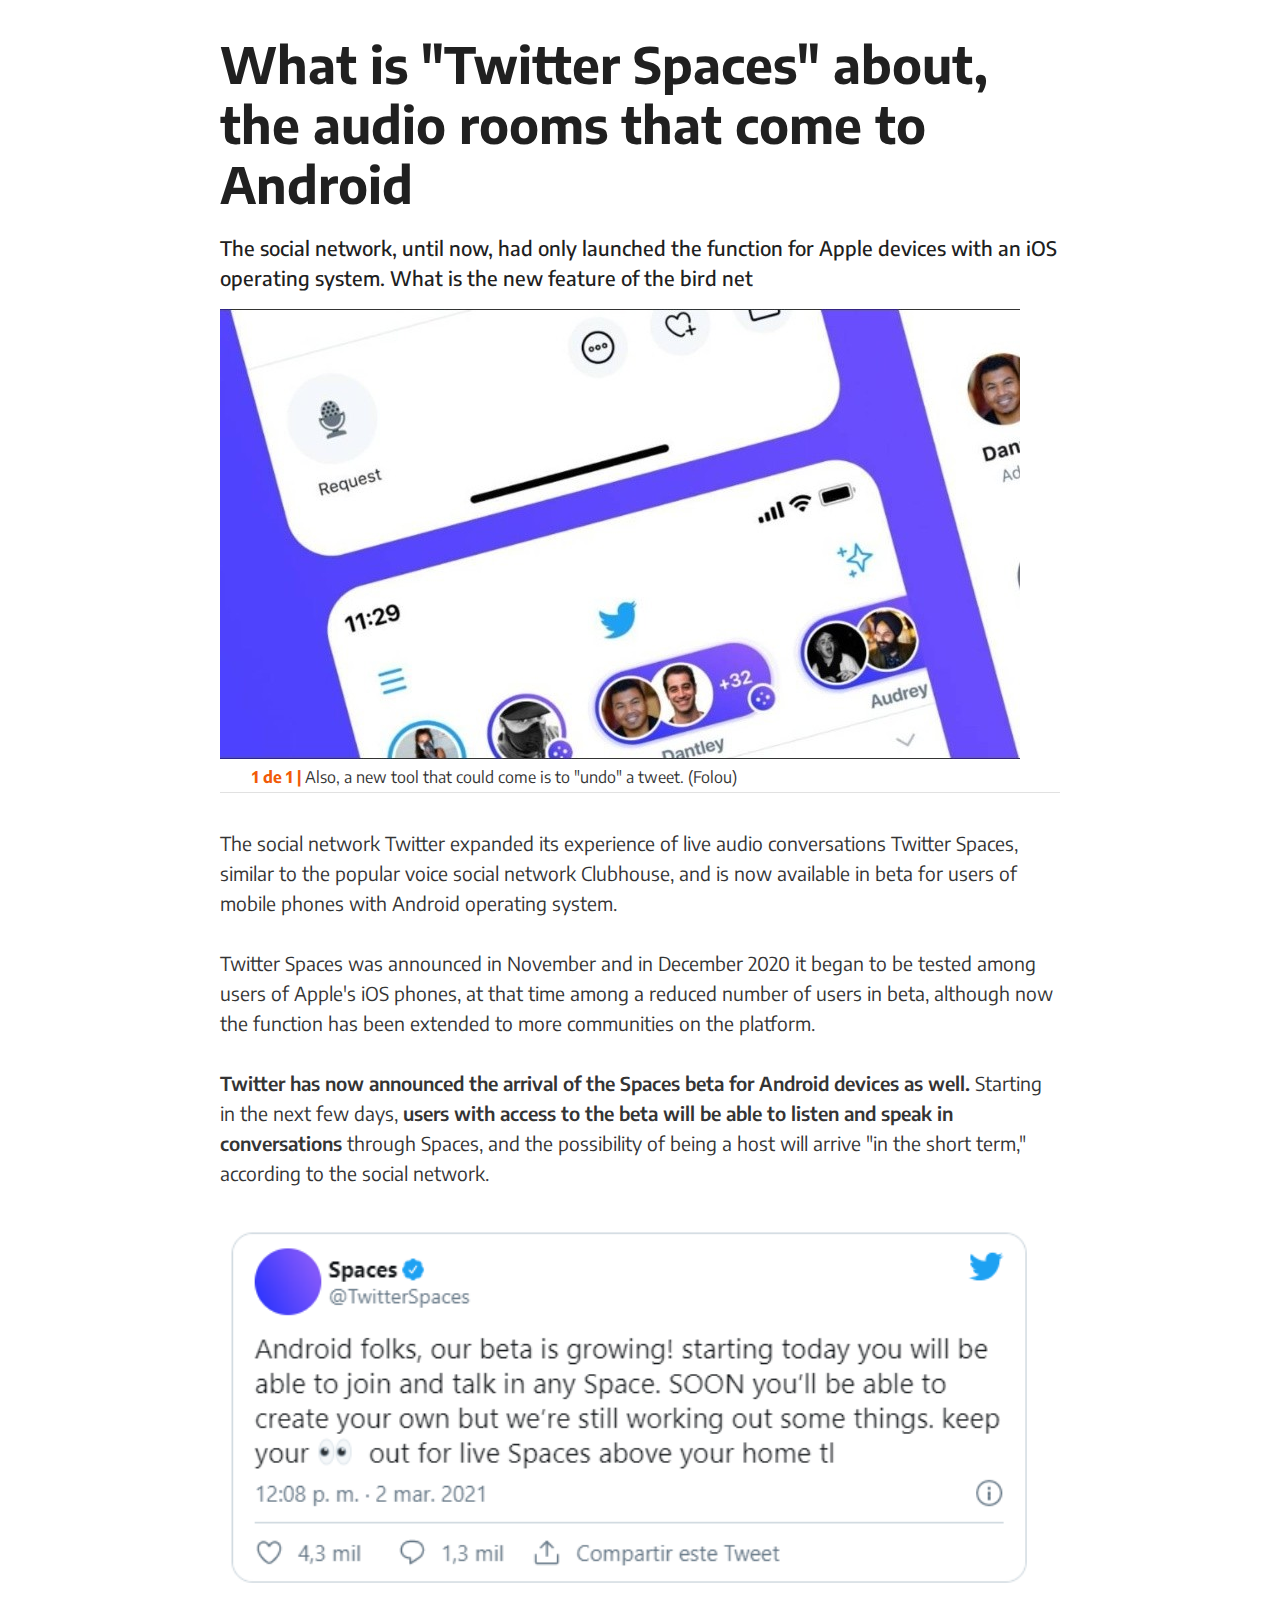
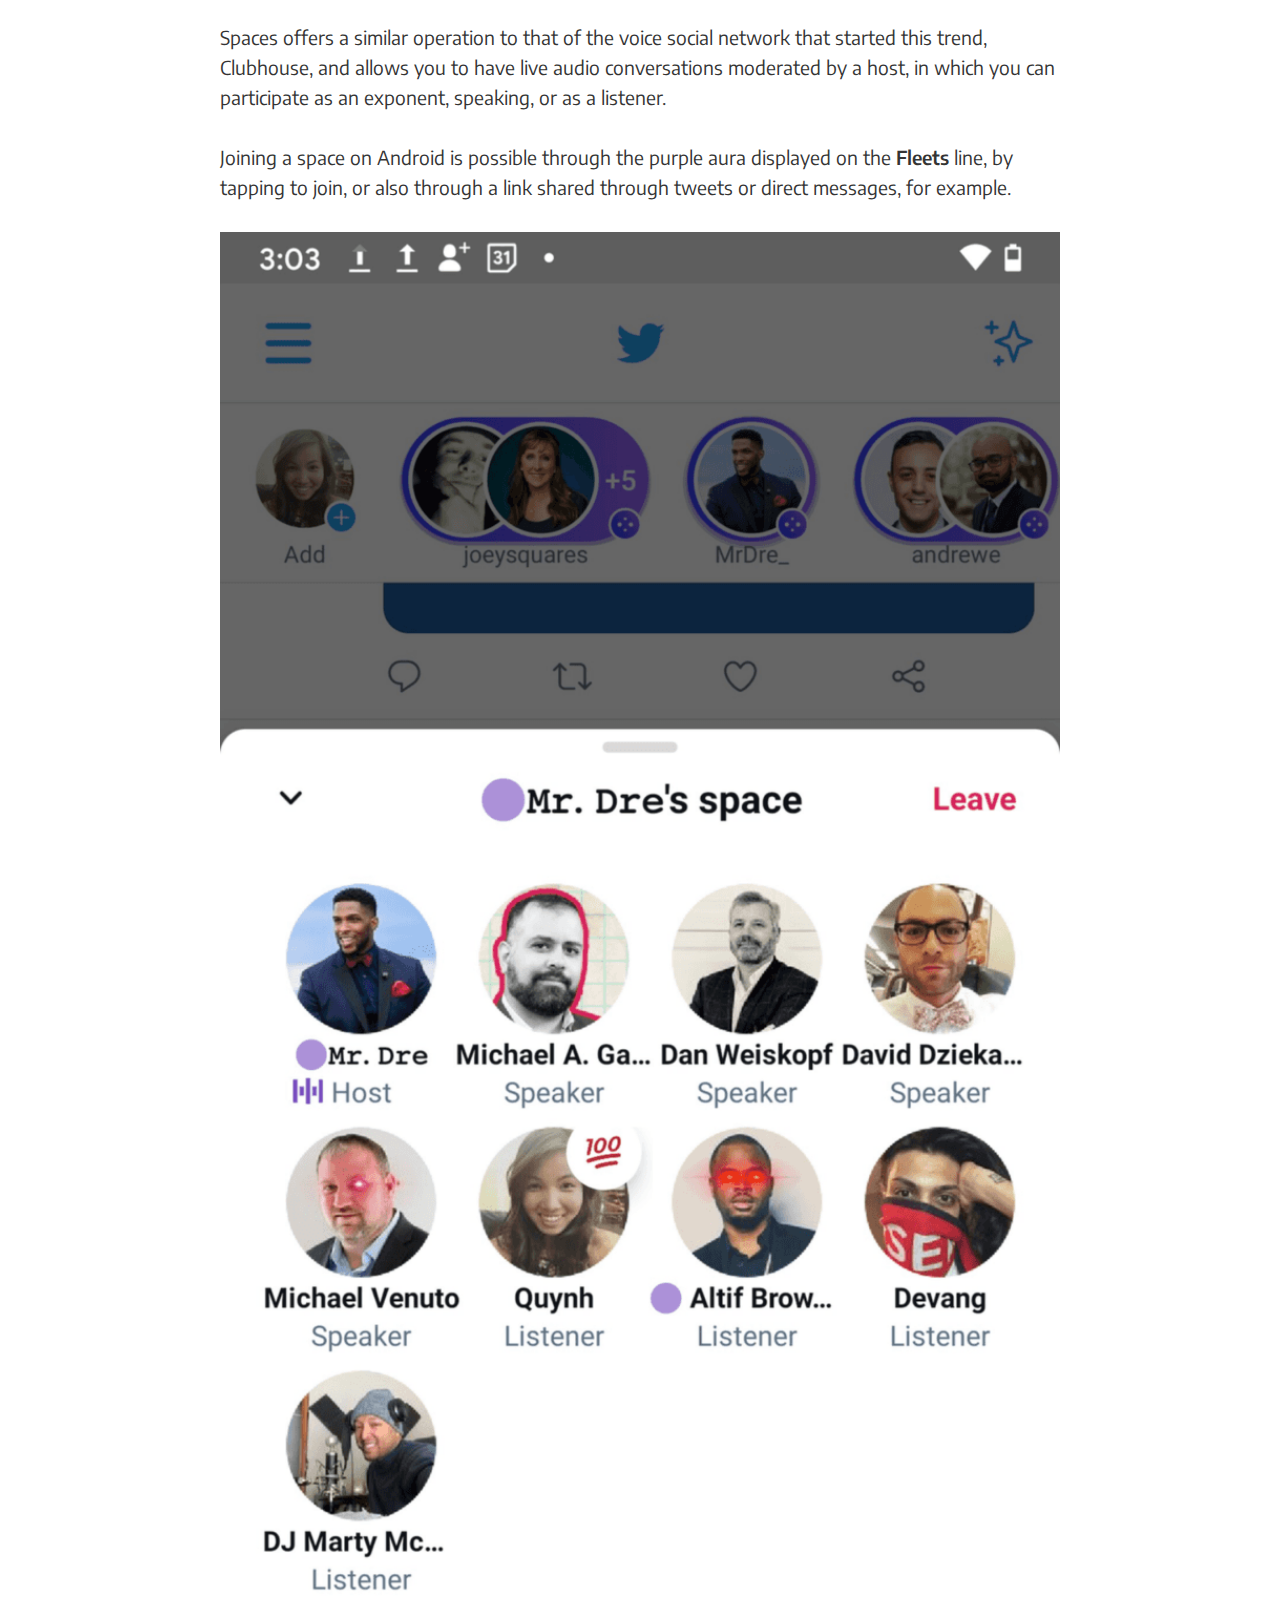
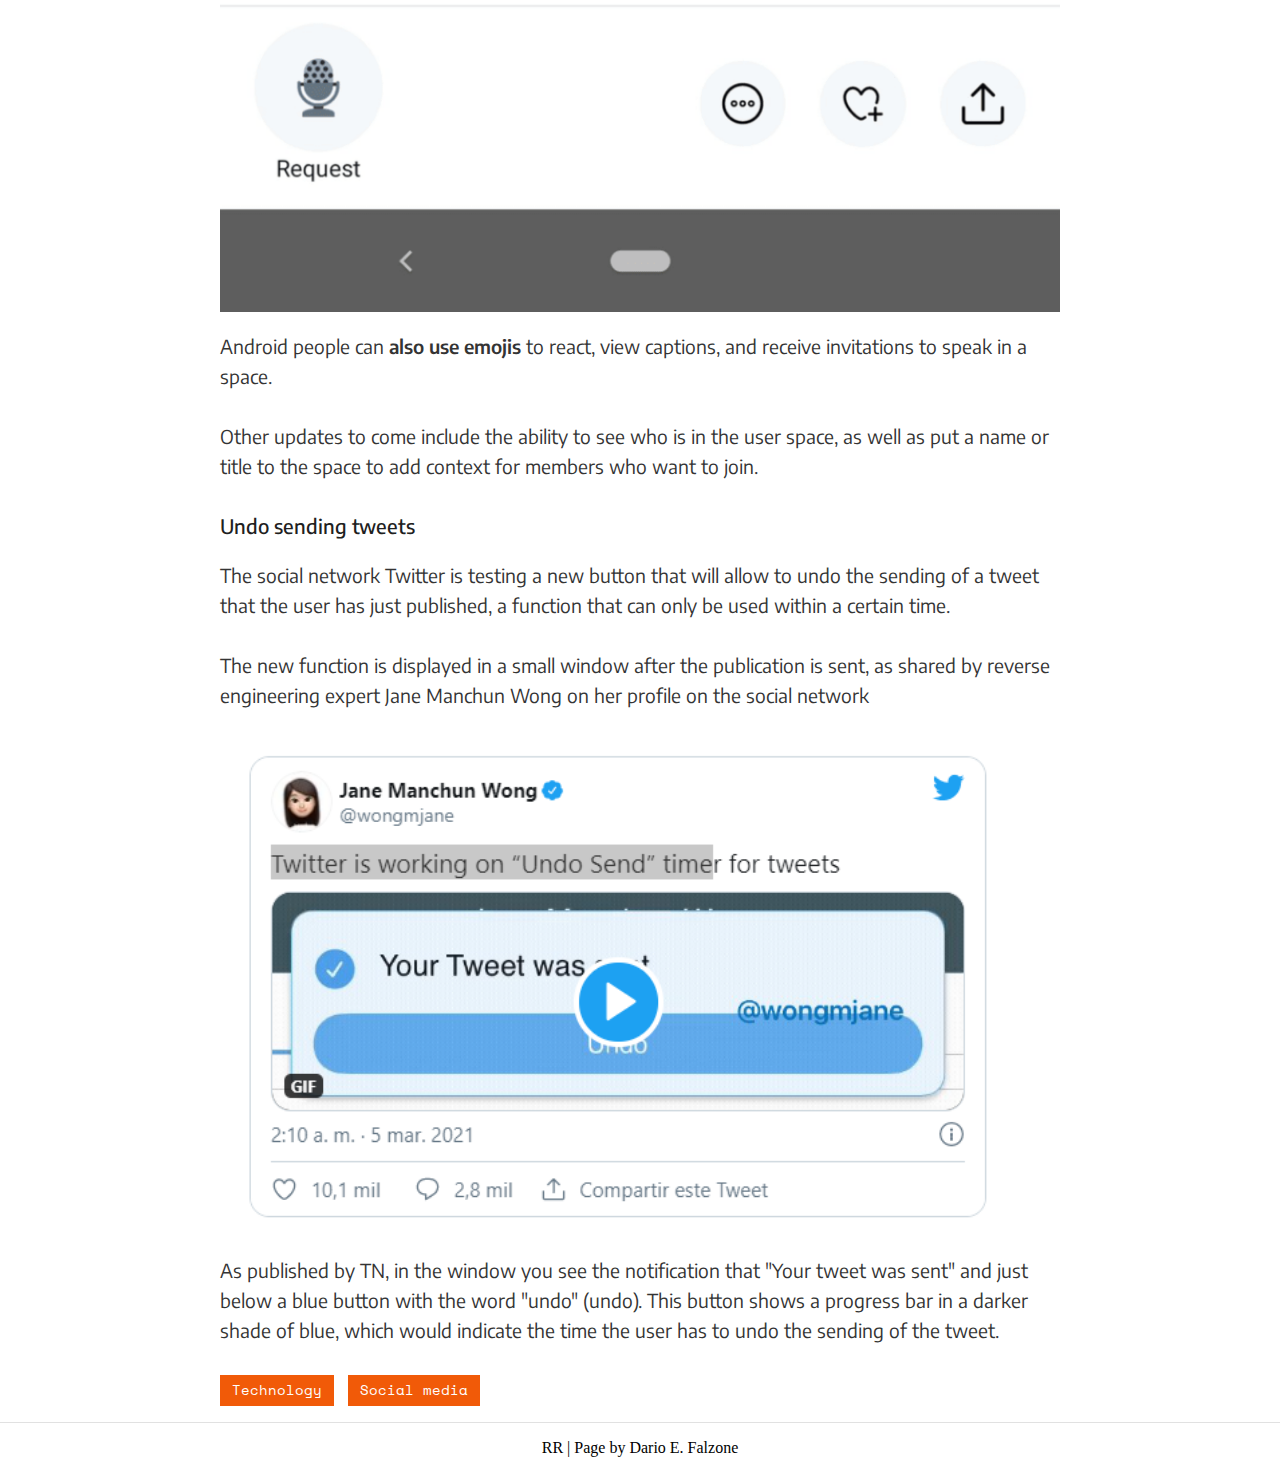
<file: Problematica-07/html/problematic-6.html>
<!DOCTYPE html>
<html lang="en">
<head>
	<!-- Metas section -->
	<meta charset="UTF-8">
	<meta http-equiv="X-UA-Compatible" content="IE=edge">
	<meta content='Dario Eugenio Falzone' name='author'>
	<meta name="viewport" content="width=device-width, initial-scale=1.0">

  <!-- Fonts -->
	<link rel="preconnect" href="https://fonts.gstatic.com">
  <link href="https://fonts.googleapis.com/css2?family=Encode+Sans:wght@100;200;300;400;500;600;700;800&family=Space+Mono&display=swap" rel="stylesheet">

	<!-- Style sheet  -->
	<link rel="stylesheet" href="../css/normalize.css">
	<link rel="stylesheet" href="../css/style-6.css">

	<title>NEWS - 06</title>
</head>
<body>
  <div class="new-container">
    <header class="top-page">
      <h1>What is "Twitter Spaces" about, the audio rooms that come to Android</h1>
      <h2>The social network, until now, had only launched the function for Apple devices with an iOS operating system. What is the new feature of the bird net</h2>
      <div class="image-container">
        <div>
          <img src="../image/img-1.jpg" alt="Twitter, next update, descriptive image with blue and white colors">
        </div>
        <div>
          <p class="img-subtitule"><span id="number-subtitule">1  de  1 |</span> Also, a new tool that could come is to "undo" a tweet. (Folou)</p>
        </div>
      </div>
    </header>

    <section id="main">
      <div class="article-body">
        <p class="text-article">
          The social network Twitter expanded its experience of live audio conversations Twitter Spaces, similar to the popular voice social network Clubhouse, and is now available in beta for users of mobile phones with Android operating system.
        </p>
        <p class="text-article">
          Twitter Spaces was announced in November and in December 2020 it began to be tested among users of Apple's iOS phones, at that time among a reduced number of users in beta, although now the function has been extended to more communities on the platform.
        </p>
        <p class="text-article">
          <span id="important-text">Twitter has now announced the arrival of the Spaces beta for Android devices as well.</span> Starting in the next few days, <span id="important-text">users with access to the beta will be able to listen and speak in conversations</span> through Spaces, and the possibility of being a host will arrive "in the short term," according to the social network.
        </p>
        <div class="image-container">
          <img src="../image/img-2.png" alt="Official Twitter made by the company Spaces, more info visit the account">
        </div>

        <p class="text-article">
          Spaces offers a similar operation to that of the voice social network that started this trend, Clubhouse, and allows you to have live audio conversations moderated by a host, in which you can participate as an exponent, speaking, or as a listener.
        </p>
        <p class="text-article">
          Joining a space on Android is possible through the purple aura displayed on the <span id="important-text">Fleets</span> line, by tapping to join, or also through a link shared through tweets or direct messages, for example.
        </p>
        <div class="image-container">
          <img src="../image/img-3.png" alt="How will the Space application be in the future, groups of people, and more functionalities">
        </div>
        <p class="text-article">
          Android people can <span id="important-text">also use emojis</span> to react, view captions, and receive invitations to speak in a space.
        </p>
        <p class="text-article">
          Other updates to come include the ability to see who is in the user space, as well as put a name or title to the space to add context for members who want to join.
        </p>

        <h2>Undo sending tweets</h2>
        <p class="text-article">
          The social network Twitter is testing a new button that will allow to undo the sending of a tweet that the user has just published, a function that can only be used within a certain time.
        </p>
        <p class="text-article">
          The new function is displayed in a small window after the publication is sent, as shared by reverse engineering expert Jane Manchun Wong on her profile on the social network
        </p>
        <div class="image-container">
          <img src="../image/img-4.png" alt="Video of how it will be used, hosted on the official account of Jane Manchun Wong">
        </div>
        <p class="text-article">
          As published by TN, in the window you see the notification that "Your tweet was sent" and just below a blue button with the word "undo" (undo). This button shows a progress bar in a darker shade of blue, which would indicate the time the user has to undo the sending of the tweet.
        </p>

        <ul class="category-class">
          <li> <a href="https://www.rosario3.com/tags/Tecnologia">Technology</a> </li>
          <li> <a href="https://www.rosario3.com/tags/Redes-sociales">Social media</a> </li>
        </ul>
      </div>
    </section>
  </div>
	<footer>
		<p>
			RR | Page by Dario E. Falzone
		</p>
	</footer>
</body>
</html>
</file>
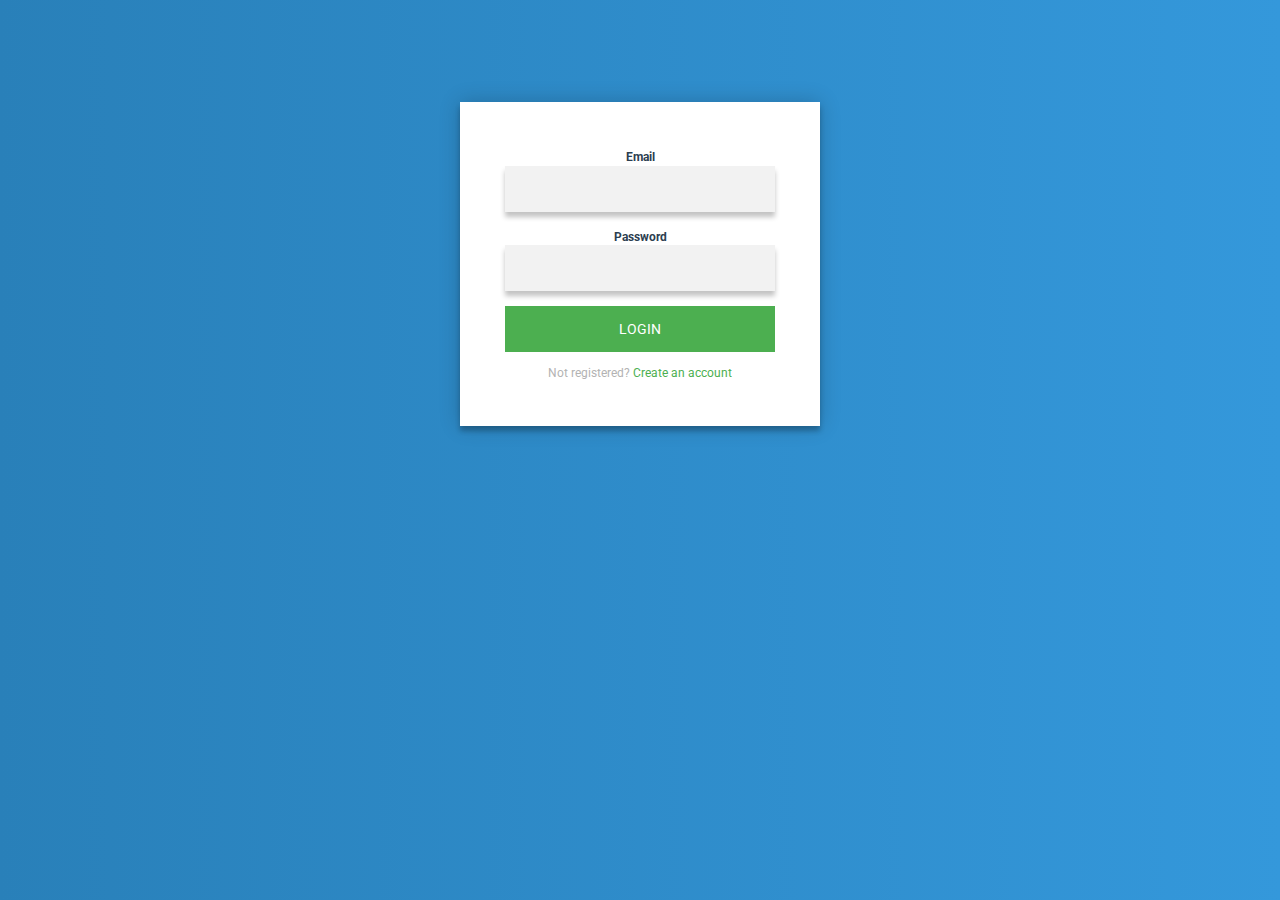
<file: Problematica-09/public/login.html>
<!DOCTYPE html>
<html lang="es">
	<head>
		<!-- Metas section -->
		<meta charset="UTF-8" />
		<meta http-equiv="X-UA-Compatible" content="IE=edge" />
		<meta content="Dario Eugenio Falzone" name="author" />
		<meta name="viewport" content="width=device-width, initial-scale=1.0" />

		<!-- Style Sheets -->
		<link rel="stylesheet" href="../css/reset.css" />
		<link rel="stylesheet" href="../css/style.css" />

		<!-- Title page -->
		<title>Login</title>
	</head>
	<body>
		<div class="login-page">
			<div class="form">
				<form class="login-form" action="" method="get">
					<label for="login-email">Email</label>
					<input type="email" id="login-email" name="login-email" required />

					<label for="login-pass">Password</label>
					<input type="password" id="login-pass" name="login-pass" required />

					<button
						type="button"
						class="send-button"
						onclick="validationFunction();"
					>
						login
					</button>

					<p class="message">
						Not registered? <a href="register.html">Create an account</a>
					</p>
				</form>
				<!-- Error message -->
				<div id="message-text"></div>
			</div>
		</div>

		<!-- JS -->
		<script src="../js/login.js"></script>
	</body>
</html>
</file>
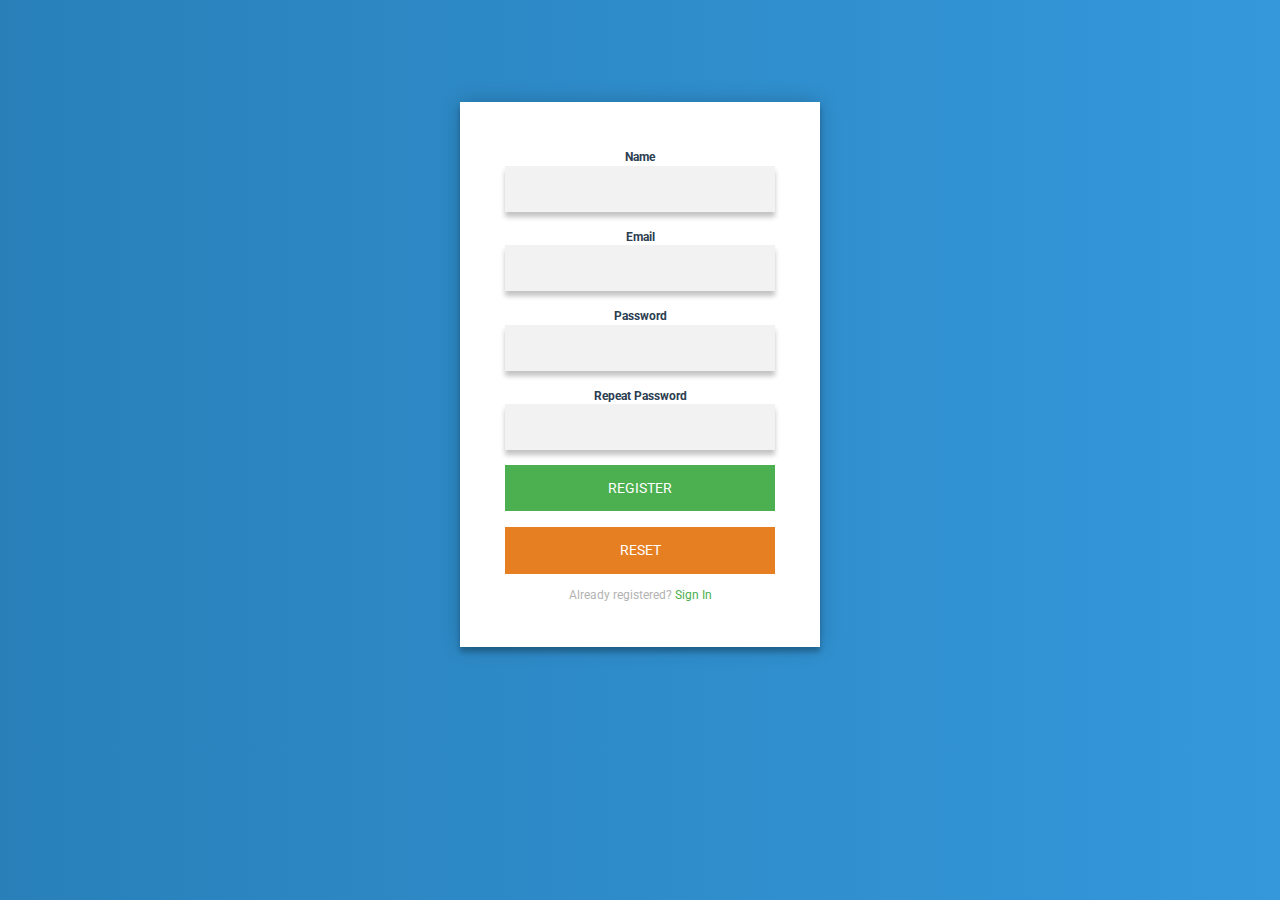
<file: Problematica-09/public/register.html>
<!DOCTYPE html>
<html lang="es">
	<head>
		<!-- Metas section -->
		<meta charset="UTF-8" />
		<meta http-equiv="X-UA-Compatible" content="IE=edge" />
		<meta content="Dario Eugenio Falzone" name="author" />
		<meta name="viewport" content="width=device-width, initial-scale=1.0" />

		<!-- Style Sheets -->
		<link rel="stylesheet" href="../css/reset.css" />
		<link rel="stylesheet" href="../css/style.css" />

		<!-- Title page -->
		<title>Register</title>
	</head>
	<body>
		<div class="login-page">
			<div class="form">
				<form class="register-form">
					<label for="register-name">Name</label>
					<input type="text" id="register-name" required />

					<label for="register-email">Email</label>
					<input type="email" id="register-email" required />

					<label for="register-password">Password</label>
					<input type="password" id="register-password" required />

					<label for="register-repeat-password">Repeat Password</label>
					<input type="password" id="re-password" required />

					<button
						type="button"
						class="send-button"
						onclick="validationFunction();"
					>
						register
					</button>
					<button type="reset" id="button-reset">reset</button>

					<p class="message">
						Already registered? <a href="login.html">Sign In</a>
					</p>
				</form>
				<!-- Error message -->
				<div id="message-text"></div>
			</div>
		</div>

		<!-- JS -->
		<script src="../js/register.js"></script>
	</body>
</html>
</file>
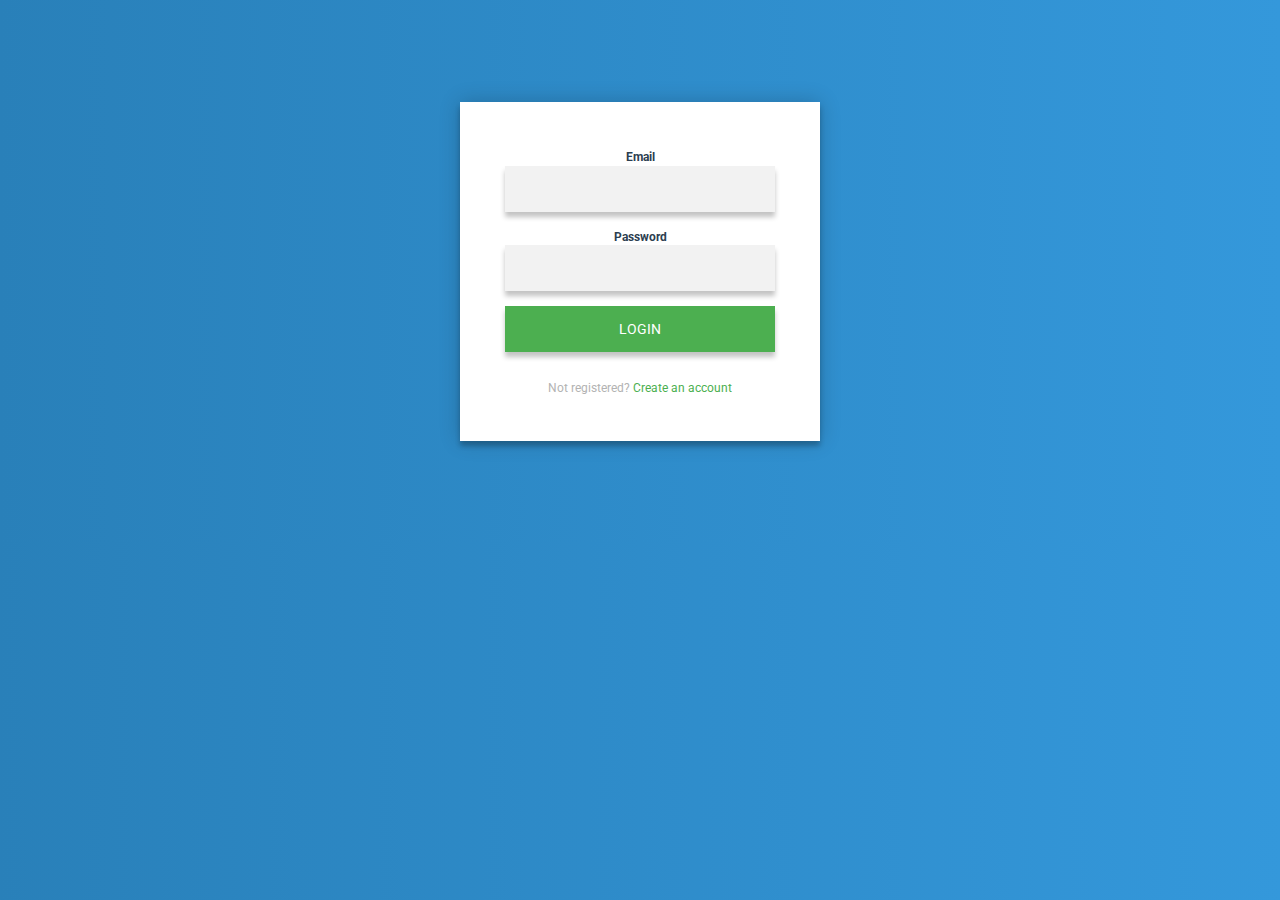
<file: Problematica-10/public/login.html>
<!DOCTYPE html>
<html lang="es">
	<head>
		<!-- Metas section -->
		<meta charset="UTF-8" />
		<meta http-equiv="X-UA-Compatible" content="IE=edge" />
		<meta content="Dario Eugenio Falzone" name="author" />
		<meta name="viewport" content="width=device-width, initial-scale=1.0" />

		<!-- Style Sheets -->
		<link rel="stylesheet" href="../css/reset.css" />
		<link rel="stylesheet" href="../css/style.css" />

		<!-- Title page -->
		<title>Login</title>
	</head>
	<body>
		<div class="login-page">
			<div class="form">
				<form class="login-form" action="" method="get">
					<label for="login-email">Email</label>
					<input type="email" id="login-email" name="login-email" required />

					<label for="login-pass">Password</label>
					<input type="password" id="login-pass" name="login-pass" required />

					<input type="button" id="button-send" value="Login" />

					<p class="message">
						Not registered? <a href="register.html">Create an account</a>
					</p>
				</form>
				<!-- Error message -->
				<div id="message-text"></div>
			</div>
		</div>

		<!-- JS -->
		<script src="../js/login.js"></script>
	</body>
</html>
</file>
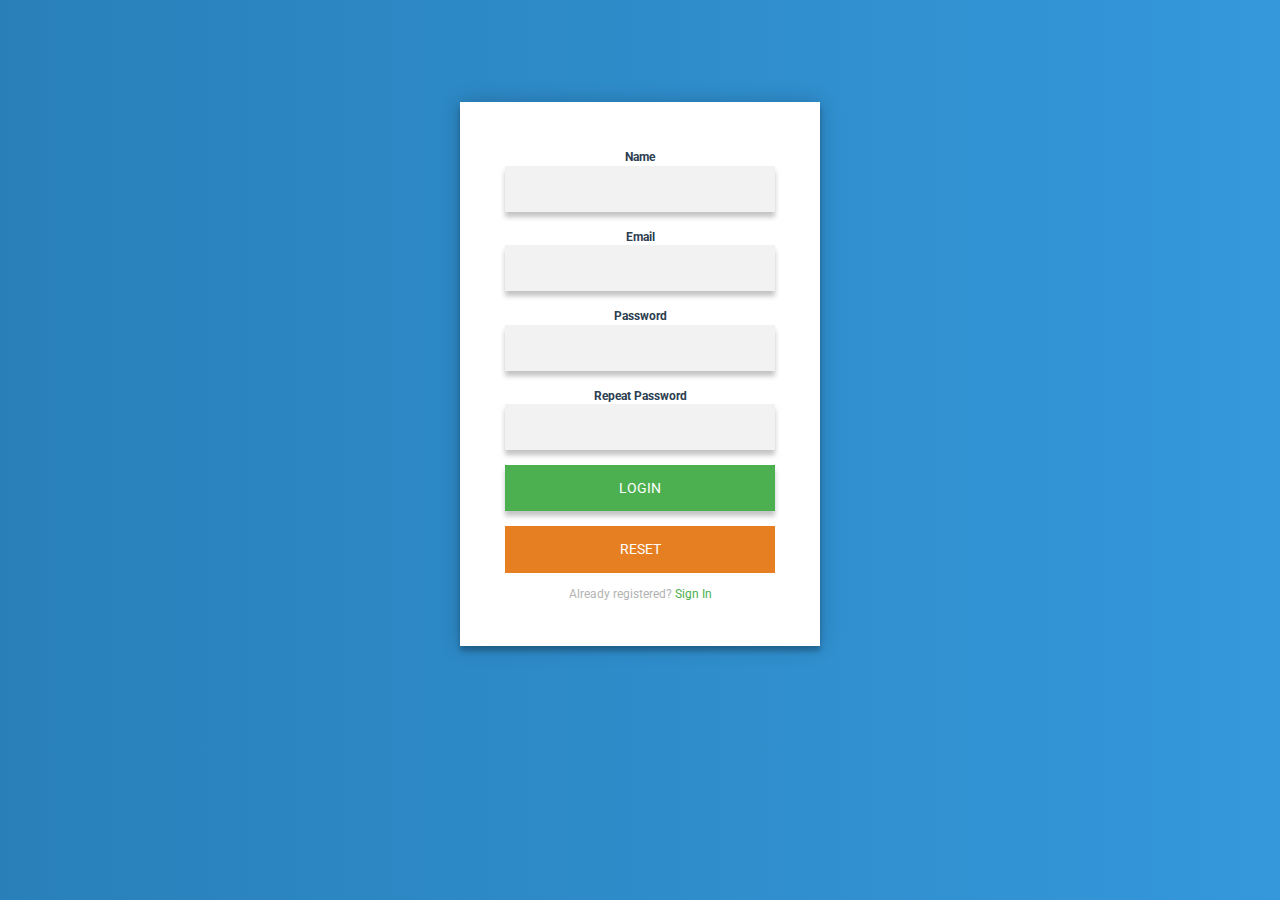
<file: Problematica-10/public/register.html>
<!DOCTYPE html>
<html lang="es">
	<head>
		<!-- Metas section -->
		<meta charset="UTF-8" />
		<meta http-equiv="X-UA-Compatible" content="IE=edge" />
		<meta content="Dario Eugenio Falzone" name="author" />
		<meta name="viewport" content="width=device-width, initial-scale=1.0" />

		<!-- Style Sheets -->
		<link rel="stylesheet" href="../css/reset.css" />
		<link rel="stylesheet" href="../css/style.css" />

		<!-- Title page -->
		<title>Register</title>
	</head>
	<body>
		<div class="login-page">
			<div class="form">
				<form class="register-form">
					<label for="register-name">Name</label>
					<input type="text" id="register-name" required />

					<label for="register-email">Email</label>
					<input type="email" id="register-email" required />

					<label for="register-password">Password</label>
					<input type="password" id="register-password" required />

					<label for="register-repeat-password">Repeat Password</label>
					<input type="password" id="re-password" required />

					<input type="button" id="button-send" value="Login" />
					<button type="reset" id="button-reset">reset</button>

					<p class="message">
						Already registered? <a href="login.html">Sign In</a>
					</p>
				</form>
				<!-- Error message -->
				<div id="message-text"></div>
			</div>
		</div>

		<!-- JS -->
		<script src="../js/register.js"></script>
	</body>
</html>
</file>
<file: Problematica-07/css/style-6.css>
body {
	opacity: 1;
	font-size: 16px;
	visibility: visible;
	animation: 0s ease 0s 1 normal none running none;
	max-width: 1378px;
}

.new-container {
	max-width: 840px;
	margin: 0 auto;
	padding: 0 50px;
}

.new-container h1 {
	font-size: 50px;
	font-family: 'Encode Sans',sans-serif;;
	line-height: 60px;
	color: #202020;
	margin-bottom: 19px;
}

.new-container h2 {
	font-size: 20px;
	font-family: 'Encode Sans',sans-serif;;
	font-weight: 500;
	line-height: 30px;
	color: #202020;
}

.new-container .image-container {
	display: flex;
	flex-direction: column;
}

.new-container .image-container p.img-subtitule {
	font-size: 1em;
	font-family: 'Encode Sans',sans-serif;
	color: #343434;
    line-height: 30px;
	max-width: 100%;
	padding-left: 2em;
	margin-top: -.1em;
	border-bottom: 1px solid #e1e1e1;
}

.new-container .image-container span#number-subtitule {
	color: #f15a08;
	font-weight: 700;
}

.new-container div.article-body {
	font-size: 16px;
}

.new-container div.article-body p.text-article {
	font-size: 1.2em;
	font-family: 'Encode Sans',sans-serif;
	max-width: 100%;
    line-height: 30px;
    text-align: left!important;
    color: #343434;
    margin-bottom: 30px;
}

.new-container span#important-text {
	font-weight: 600;
}

ul.category-class {
	list-style: none;
	display: flex;
	padding-left: 0;
}

ul.category-class li {
	font-size: .9em;
	background: #f15a08;
	padding: 7px 12px;
	margin-right: 1em;
}

ul.category-class li a {
	text-decoration: none;
	font-family: 'Space Mono',sans-serif;
	font-weight: 400;
	color: #FFF;
}

ul.category-class li:hover {
	background: #FFF;
}

ul.category-class a:hover {
	color: #f15a08;
}

footer {
	margin: 0 auto;
	border-top: 1px solid #e1e1e1;
	text-align: center;
}
</file>
<file: Problematica-09/css/style.css>
@import url(https://fonts.googleapis.com/css?family=Roboto:300);

.login-page {
	width: 360px;
	padding: 8% 0 0;
	margin: auto;
}
.form {
	background: #ffffff;
	max-width: 360px;
	margin: 0 auto 100px;
	padding: 45px;
	text-align: center;
	box-shadow: 0 0 20px 0 rgba(0, 0, 0, 0.2), 0 5px 5px 0 rgba(0, 0, 0, 0.24);
}
.form input {
	font-family: 'Roboto', sans-serif;
	outline: 0;
	background: #f2f2f2;
	width: 100%;
	border: 0;
	margin: 0 0 15px;
	padding: 15px;
	box-sizing: border-box;
	font-size: 14px;
	box-shadow: 0 5px 5px 0 rgba(0, 0, 0, 0.24);
}
.form button {
	font-family: 'Roboto', sans-serif;
	text-transform: uppercase;
	outline: 0;
	background: #4caf50;
	width: 100%;
	border: 0;
	padding: 15px;
	color: #ffffff;
	font-size: 14px;
	-webkit-transition: all 0.3 ease;
	transition: all 0.3 ease;
	cursor: pointer;
}
.form button:hover,
.form button:active,
.form button:focus {
	background: #43a047;
}
.form .message {
	margin: 15px 0 0;
	color: #b3b3b3;
	font-size: 12px;
}
.form .message a {
	color: #4caf50;
	text-decoration: none;
}
.form label {
	color: #2c3e50;
	font-size: 12px;
	font-weight: 700;
	margin: 15px 0 0;
}
.form #message-text {
	margin: 30px 0px 0px;
	font-weight: 700;
	color: #9b59b6;
	font-size: 16px;
	display: none;
}
.form #button-reset {
	margin-top: 16px;
	background: #e67e22;
}
.form #button-reset:hover {
	margin-top: 16px;
	background: #f39c12;
}
.container {
	max-width: 300px;
	margin: 0 auto;
}
body {
	background: #76b852; /* fallback for old browsers */
	background: -webkit-linear-gradient(right, #3498db, #2980b9);
	background: -moz-linear-gradient(right, #3498db, #2980b9);
	background: -o-linear-gradient(right, #3498db, #2980b9);
	background: linear-gradient(to left, #3498db, #2980b9);
	font-family: 'Roboto', sans-serif;
	-webkit-font-smoothing: antialiased;
	-moz-osx-font-smoothing: grayscale;
}
</file>
<file: Problematica-10/css/style.css>
@import url(https://fonts.googleapis.com/css?family=Roboto:300);

.login-page {
	width: 360px;
	padding: 8% 0 0;
	margin: auto;
}
.form {
	background: #ffffff;
	max-width: 360px;
	margin: 0 auto 100px;
	padding: 45px;
	text-align: center;
	box-shadow: 0 0 20px 0 rgba(0, 0, 0, 0.2), 0 5px 5px 0 rgba(0, 0, 0, 0.24);
}
.form input {
	font-family: 'Roboto', sans-serif;
	outline: 0;
	background: #f2f2f2;
	width: 100%;
	border: 0;
	margin: 0 0 15px;
	padding: 15px;
	box-sizing: border-box;
	font-size: 14px;
	box-shadow: 0 5px 5px 0 rgba(0, 0, 0, 0.24);
}
.form #button-send {
	font-family: 'Roboto', sans-serif;
	text-transform: uppercase;
	outline: 0;
	background: #4caf50;
	width: 100%;
	border: 0;
	padding: 15px;
	color: #ffffff;
	font-size: 14px;
	-webkit-transition: all 0.3 ease;
	transition: all 0.3 ease;
	cursor: pointer;
}
.form #button-send:hover,
.form #button-send:active,
.form #button-send:focus {
	background: #43a047;
}
.form .message {
	margin: 15px 0 0;
	color: #b3b3b3;
	font-size: 12px;
}
.form .message a {
	color: #4caf50;
	text-decoration: none;
}
.form label {
	color: #2c3e50;
	font-size: 12px;
	font-weight: 700;
	margin: 15px 0 0;
}
.form #message-text {
	margin: 30px 0px 0px;
	font-weight: 700;
	color: #9b59b6;
	font-size: 16px;
	display: none;
}
.form #button-reset {
	font-family: 'Roboto', sans-serif;
	text-transform: uppercase;
	outline: 0;
	width: 100%;
	border: 0;
	padding: 15px;
	color: #ffffff;
	font-size: 14px;
	-webkit-transition: all 0.3 ease;
	transition: all 0.3 ease;
	cursor: pointer;
	background: #e67e22;
}
.form #button-reset:hover {
	background: #f39c12;
}
.container {
	max-width: 300px;
	margin: 0 auto;
}
body {
	background: #76b852; /* fallback for old browsers */
	background: -webkit-linear-gradient(right, #3498db, #2980b9);
	background: -moz-linear-gradient(right, #3498db, #2980b9);
	background: -o-linear-gradient(right, #3498db, #2980b9);
	background: linear-gradient(to left, #3498db, #2980b9);
	font-family: 'Roboto', sans-serif;
	-webkit-font-smoothing: antialiased;
	-moz-osx-font-smoothing: grayscale;
}
</file>
